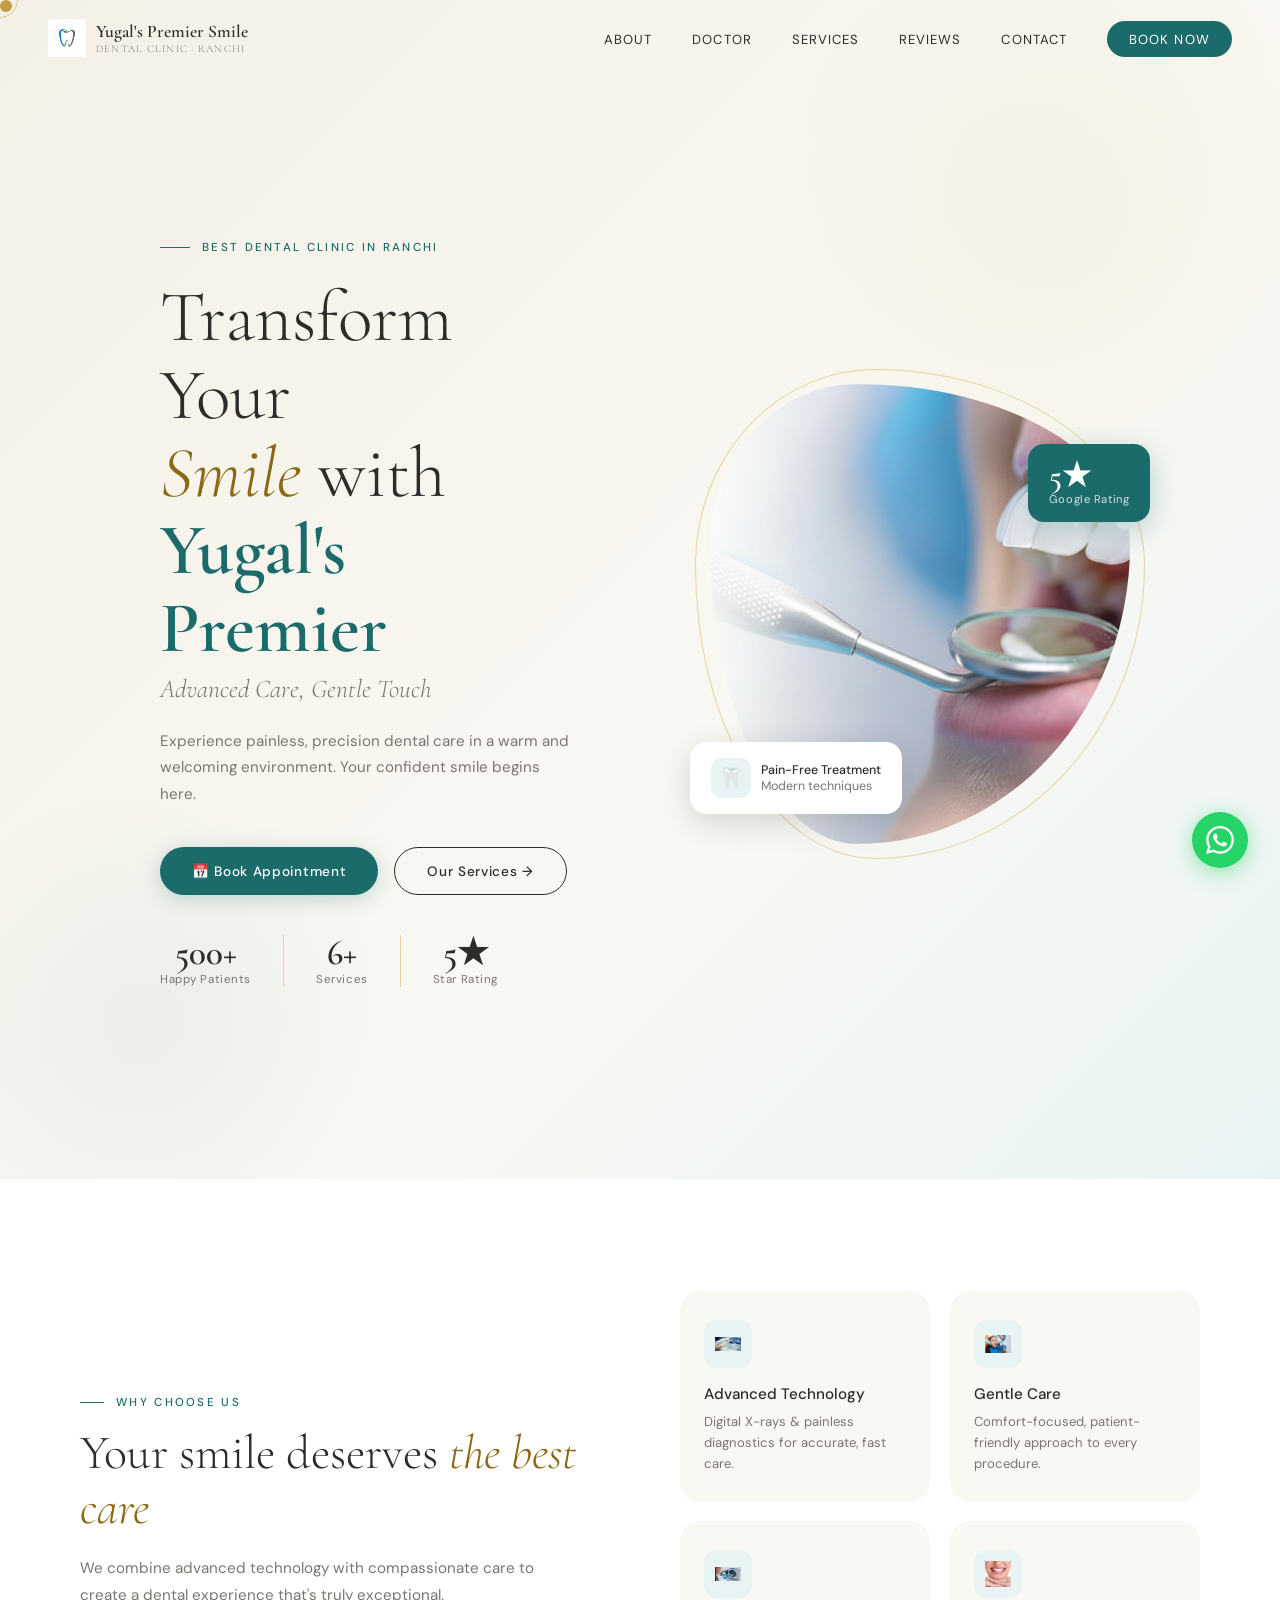
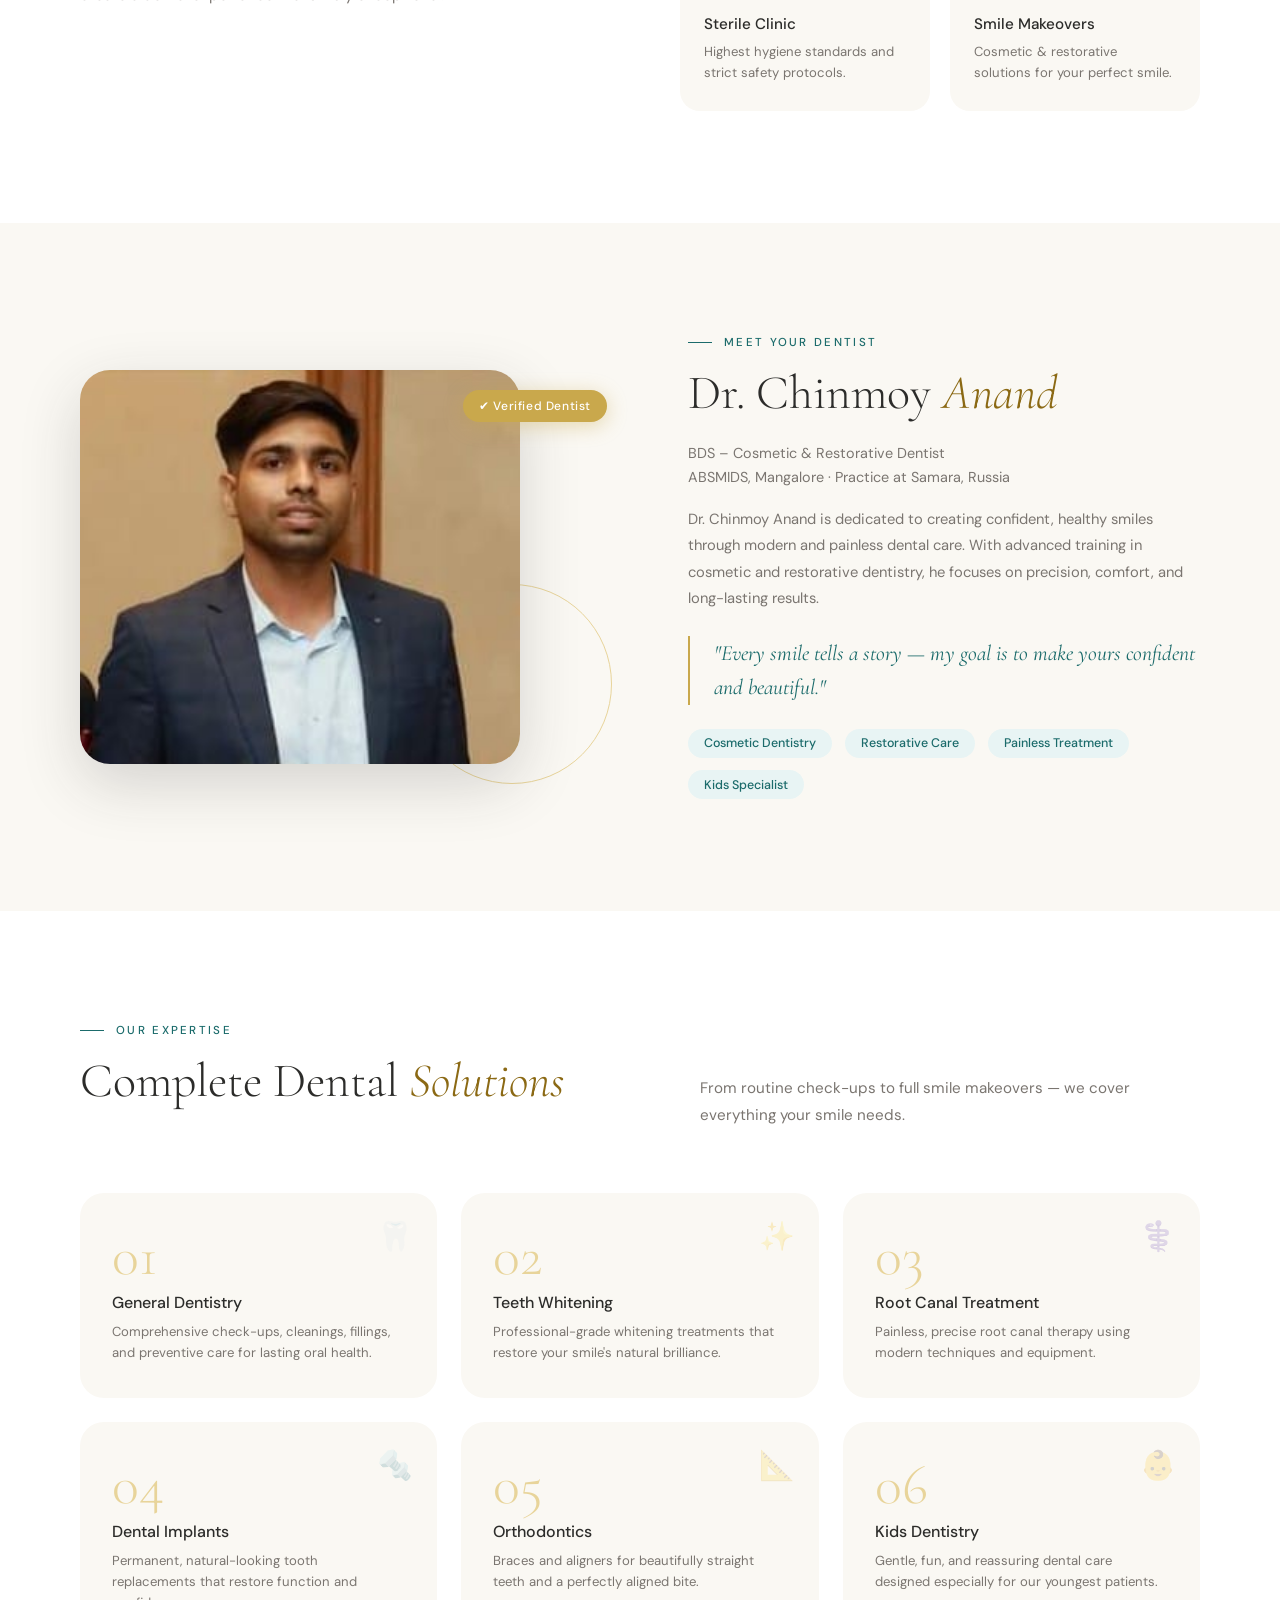
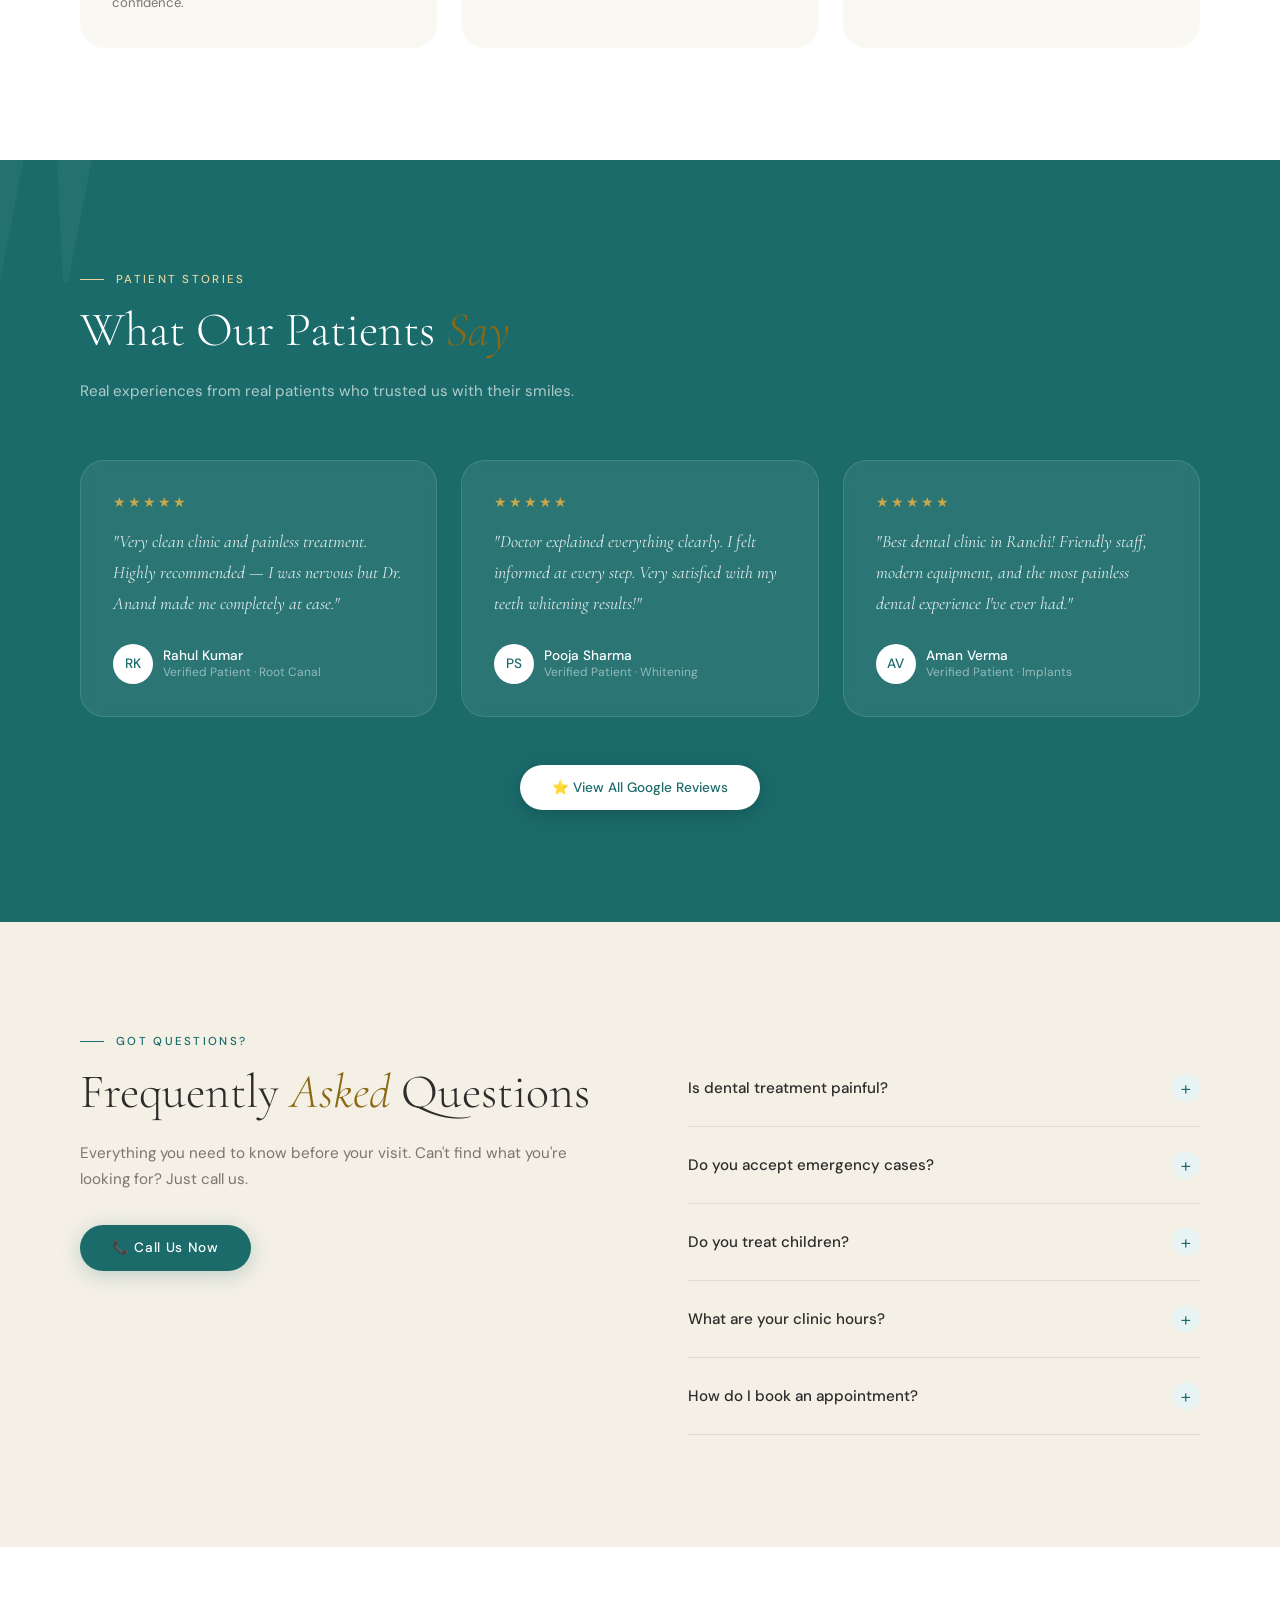
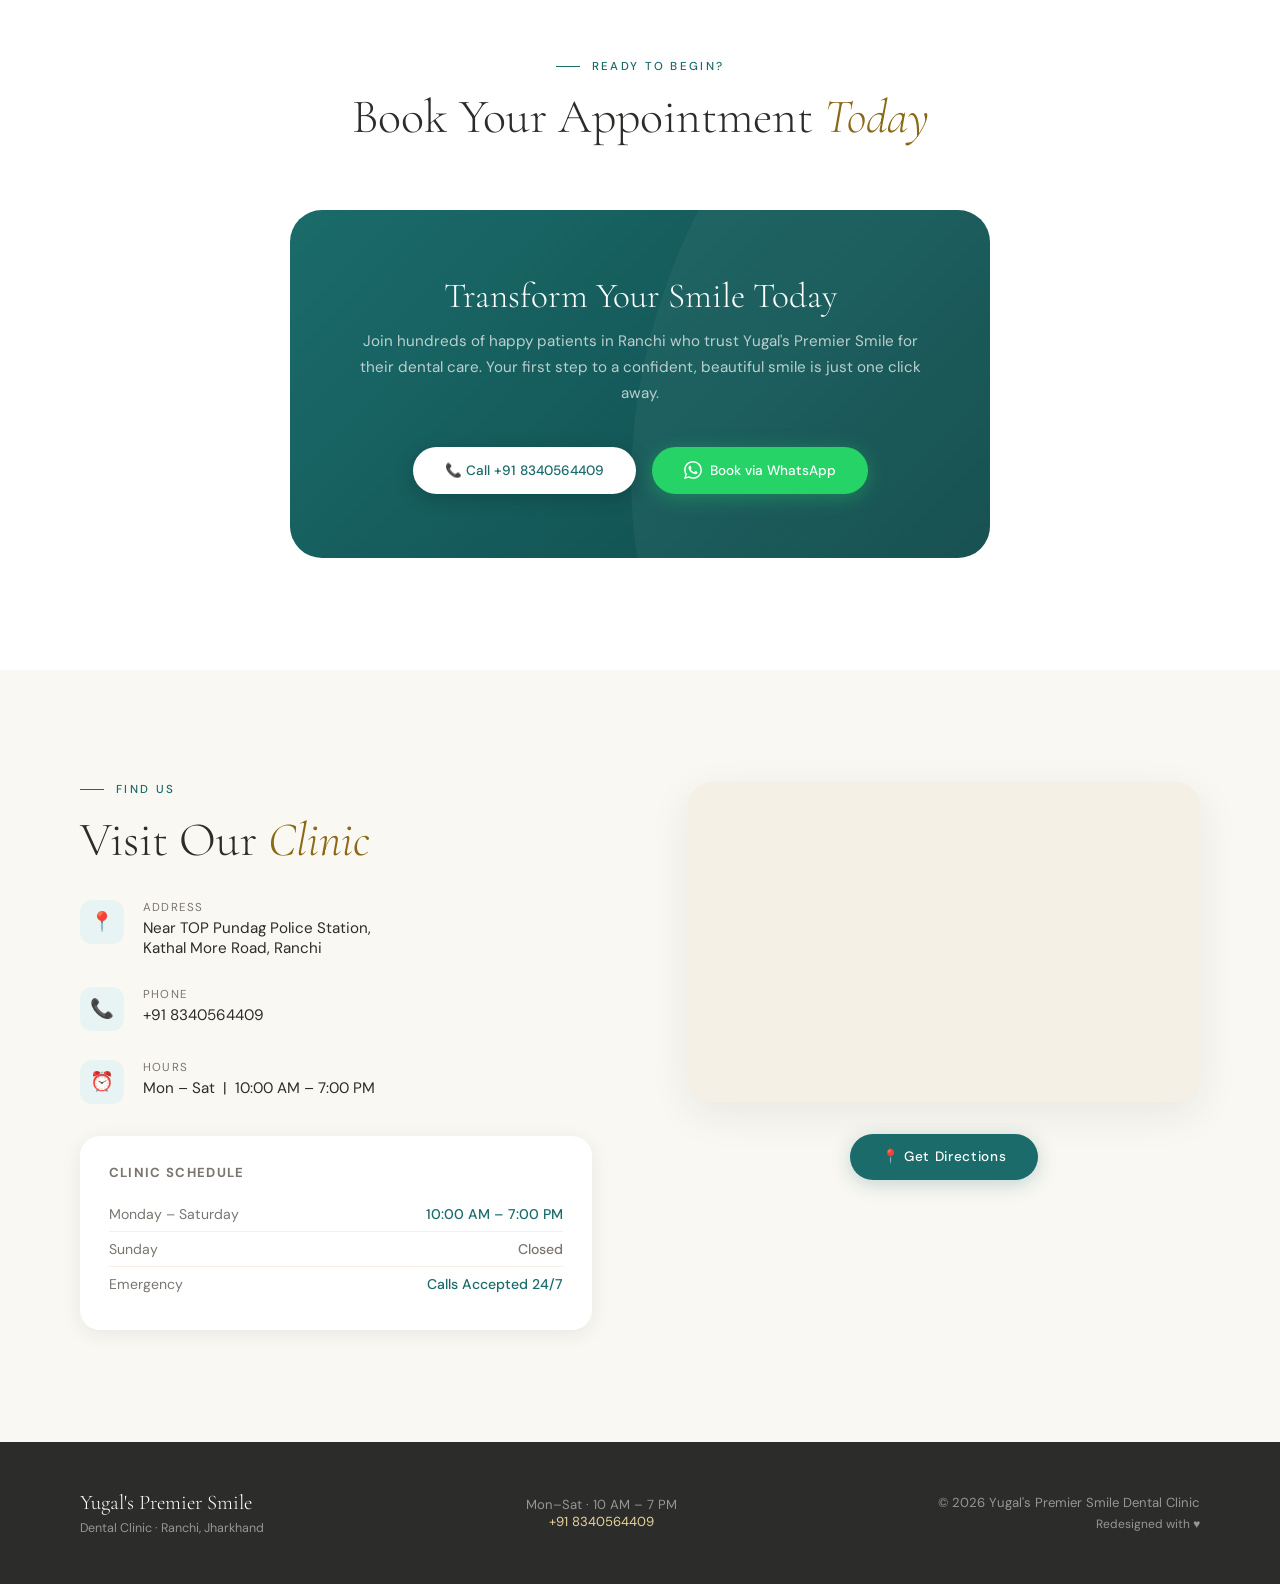
<file: index.html>
<!DOCTYPE html>
<html lang="en">
<head>
<meta charset="UTF-8"/>
<meta name="viewport" content="width=device-width, initial-scale=1.0"/>
<title>Yugal's Premier Smile Dental Clinic | Best Dentist in Ranchi</title>
<link href="https://fonts.googleapis.com/css2?family=Cormorant+Garamond:ital,wght@0,300;0,400;0,600;1,300;1,400&family=DM+Sans:ital,wght@0,300;0,400;0,500;1,300&display=swap" rel="stylesheet"/>
<style>
  :root {
    --cream: #FAF8F3;
    --ivory: #F4F0E6;
    --gold: #C9A84C;
    --gold-light: #E8D49A;
    --gold-dark: #8B6914;
    --teal: #1B6B6B;
    --teal-light: #2D9B9B;
    --teal-pale: #E8F4F4;
    --charcoal: #2C2C2A;
    --warm-gray: #7A7570;
    --white: #FFFFFF;
    --shadow: rgba(44,44,42,0.08);
    --shadow-strong: rgba(44,44,42,0.18);
  }
  *, *::before, *::after { box-sizing: border-box; margin: 0; padding: 0; }
  html { scroll-behavior: smooth; }
  body {
    font-family: 'DM Sans', sans-serif;
    background: var(--cream);
    color: var(--charcoal);
    overflow-x: hidden;
  }

  /* ─── CURSOR ─── */
  .cursor {
    width: 12px; height: 12px;
    background: var(--gold);
    border-radius: 50%;
    position: fixed;
    pointer-events: none;
    z-index: 9999;
    transition: transform 0.15s, width 0.3s, height 0.3s, background 0.3s;
    mix-blend-mode: multiply;
  }
  .cursor-ring {
    width: 36px; height: 36px;
    border: 1.5px solid var(--gold);
    border-radius: 50%;
    position: fixed;
    pointer-events: none;
    z-index: 9998;
    transition: all 0.2s ease;
    opacity: 0.5;
  }

  /* ─── NAV ─── */
  nav {
    position: fixed; top: 0; width: 100%; z-index: 1000;
    padding: 1.2rem 3rem;
    display: flex; align-items: center; justify-content: space-between;
    transition: all 0.4s ease;
  }
  nav.scrolled {
    background: rgba(250,248,243,0.95);
    backdrop-filter: blur(12px);
    box-shadow: 0 1px 30px var(--shadow);
    padding: 0.8rem 3rem;
  }
  .nav-logo {
    display: flex; align-items: center; gap: 10px;
    text-decoration: none;
  }
  .nav-logo img { height: 38px; }
  .nav-logo-text {
    font-family: 'Cormorant Garamond', serif;
    font-size: 1.1rem;
    font-weight: 600;
    color: var(--charcoal);
    line-height: 1.2;
  }
  .nav-logo-text span {
    display: block;
    font-size: 0.65rem;
    font-weight: 300;
    letter-spacing: 0.12em;
    color: var(--warm-gray);
    text-transform: uppercase;
  }
  .nav-links { display: flex; gap: 2.5rem; list-style: none; align-items: center; }
  .nav-links a {
    text-decoration: none;
    font-size: 0.82rem;
    font-weight: 400;
    letter-spacing: 0.08em;
    color: var(--charcoal);
    text-transform: uppercase;
    position: relative;
    transition: color 0.3s;
  }
  .nav-links a::after {
    content: '';
    position: absolute;
    bottom: -3px; left: 0;
    width: 0; height: 1px;
    background: var(--gold);
    transition: width 0.3s ease;
  }
  .nav-links a:hover { color: var(--gold-dark); }
  .nav-links a:hover::after { width: 100%; }
  .nav-cta {
    background: var(--teal) !important;
    color: var(--white) !important;
    padding: 0.6rem 1.4rem;
    border-radius: 100px;
    transition: background 0.3s, transform 0.2s !important;
  }
  .nav-cta:hover { background: var(--teal-light) !important; transform: translateY(-1px); }
  .nav-cta::after { display: none !important; }

  /* ─── HERO ─── */
  .hero {
    min-height: 100vh;
    display: grid;
    grid-template-columns: 1fr 1fr;
    position: relative;
    overflow: hidden;
  }
  .hero-bg {
    position: absolute; inset: 0;
    background: linear-gradient(135deg, var(--ivory) 0%, var(--cream) 60%, var(--teal-pale) 100%);
    z-index: 0;
  }
  .hero-ornament {
    position: absolute;
    right: -80px; top: -80px;
    width: 600px; height: 600px;
    border-radius: 50%;
    background: radial-gradient(circle, rgba(201,168,76,0.08) 0%, transparent 70%);
    z-index: 1;
    animation: float 8s ease-in-out infinite;
  }
  .hero-ornament-2 {
    position: absolute;
    left: -100px; bottom: -100px;
    width: 500px; height: 500px;
    border-radius: 50%;
    background: radial-gradient(circle, rgba(27,107,107,0.06) 0%, transparent 70%);
    z-index: 1;
    animation: float 10s ease-in-out infinite reverse;
  }
  @keyframes float {
    0%, 100% { transform: translateY(0) scale(1); }
    50% { transform: translateY(-20px) scale(1.03); }
  }
  .hero-content {
    grid-column: 1;
    display: flex; flex-direction: column; justify-content: center;
    padding: 8rem 4rem 5rem 5rem;
    position: relative; z-index: 2;
  }
  .hero-eyebrow {
    display: flex; align-items: center; gap: 12px;
    font-size: 0.72rem;
    letter-spacing: 0.2em;
    text-transform: uppercase;
    color: var(--teal);
    font-weight: 500;
    margin-bottom: 1.5rem;
    opacity: 0; animation: fadeUp 0.8s ease 0.2s forwards;
  }
  .hero-eyebrow::before {
    content: '';
    display: block; width: 30px; height: 1px;
    background: var(--teal);
  }
  .hero-title {
    font-family: 'Cormorant Garamond', serif;
    font-size: 4.5rem;
    line-height: 1.08;
    font-weight: 300;
    color: var(--charcoal);
    margin-bottom: 0.3rem;
    opacity: 0; animation: fadeUp 0.8s ease 0.4s forwards;
  }
  .hero-title em {
    font-style: italic;
    color: var(--gold-dark);
  }
  .hero-title strong {
    display: block;
    font-weight: 600;
    color: var(--teal);
  }
  .hero-subtitle {
    font-family: 'Cormorant Garamond', serif;
    font-size: 1.6rem;
    font-weight: 300;
    font-style: italic;
    color: var(--warm-gray);
    margin-bottom: 1.5rem;
    opacity: 0; animation: fadeUp 0.8s ease 0.55s forwards;
  }
  .hero-desc {
    font-size: 0.95rem;
    line-height: 1.75;
    color: var(--warm-gray);
    max-width: 420px;
    margin-bottom: 2.5rem;
    opacity: 0; animation: fadeUp 0.8s ease 0.7s forwards;
  }
  .hero-actions {
    display: flex; gap: 1rem; flex-wrap: wrap;
    opacity: 0; animation: fadeUp 0.8s ease 0.85s forwards;
  }
  .btn-primary {
    display: inline-flex; align-items: center; gap: 8px;
    background: var(--teal);
    color: var(--white);
    padding: 0.9rem 2rem;
    border-radius: 100px;
    text-decoration: none;
    font-size: 0.85rem;
    font-weight: 500;
    letter-spacing: 0.05em;
    transition: all 0.3s ease;
    box-shadow: 0 4px 20px rgba(27,107,107,0.25);
  }
  .btn-primary:hover {
    background: var(--teal-light);
    transform: translateY(-2px);
    box-shadow: 0 8px 30px rgba(27,107,107,0.35);
  }
  .btn-outline {
    display: inline-flex; align-items: center; gap: 8px;
    background: transparent;
    color: var(--charcoal);
    padding: 0.9rem 2rem;
    border-radius: 100px;
    border: 1.5px solid var(--charcoal);
    text-decoration: none;
    font-size: 0.85rem;
    font-weight: 500;
    letter-spacing: 0.05em;
    transition: all 0.3s ease;
  }
  .btn-outline:hover {
    background: var(--charcoal);
    color: var(--white);
    transform: translateY(-2px);
  }
  .hero-image-col {
    grid-column: 2;
    display: flex; align-items: center; justify-content: center;
    position: relative; z-index: 2;
    padding: 6rem 3rem 3rem;
    opacity: 0; animation: fadeIn 1s ease 0.5s forwards;
  }
  .hero-image-frame {
    position: relative;
    width: 420px; max-width: 100%;
  }
  .hero-image-frame::before {
    content: '';
    position: absolute;
    inset: -15px;
    border: 1px solid var(--gold-light);
    border-radius: 40% 60% 60% 40% / 40% 40% 60% 60%;
    animation: morphBorder 8s ease-in-out infinite;
    z-index: -1;
  }
  @keyframes morphBorder {
    0%, 100% { border-radius: 40% 60% 60% 40% / 40% 40% 60% 60%; }
    50% { border-radius: 60% 40% 40% 60% / 60% 60% 40% 40%; }
  }
  .hero-image-frame img {
    width: 100%;
    height: 460px;
    object-fit: cover;
    border-radius: 35% 65% 65% 35% / 35% 35% 65% 65%;
    animation: morphImg 8s ease-in-out infinite;
    display: block;
  }
  @keyframes morphImg {
    0%, 100% { border-radius: 35% 65% 65% 35% / 35% 35% 65% 65%; }
    50% { border-radius: 65% 35% 35% 65% / 65% 65% 35% 35%; }
  }
  .hero-badge {
    position: absolute;
    bottom: 30px; left: -20px;
    background: var(--white);
    border-radius: 16px;
    padding: 1rem 1.3rem;
    box-shadow: 0 8px 30px var(--shadow-strong);
    display: flex; align-items: center; gap: 10px;
    animation: slideInLeft 0.8s ease 1s both;
  }
  .hero-badge-icon {
    width: 40px; height: 40px;
    background: var(--teal-pale);
    border-radius: 10px;
    display: flex; align-items: center; justify-content: center;
    font-size: 1.3rem;
  }
  .hero-badge-text { font-size: 0.78rem; }
  .hero-badge-text strong { display: block; color: var(--charcoal); font-weight: 500; }
  .hero-badge-text span { color: var(--warm-gray); }
  .hero-badge-2 {
    position: absolute;
    top: 60px; right: -20px;
    background: var(--teal);
    border-radius: 16px;
    padding: 1rem 1.3rem;
    box-shadow: 0 8px 30px rgba(27,107,107,0.3);
    color: var(--white);
    animation: slideInRight 0.8s ease 1.2s both;
  }
  .hero-badge-2 .num {
    font-family: 'Cormorant Garamond', serif;
    font-size: 2rem; font-weight: 600; line-height: 1;
  }
  .hero-badge-2 .lbl {
    font-size: 0.7rem; opacity: 0.8; letter-spacing: 0.05em;
  }
  .hero-stats {
    display: flex; gap: 2rem;
    margin-top: 2.5rem;
    opacity: 0; animation: fadeUp 0.8s ease 1s forwards;
  }
  .stat-item { text-align: center; }
  .stat-num {
    font-family: 'Cormorant Garamond', serif;
    font-size: 2.2rem; font-weight: 600;
    color: var(--charcoal); line-height: 1;
  }
  .stat-label {
    font-size: 0.72rem; color: var(--warm-gray);
    letter-spacing: 0.05em; margin-top: 2px;
  }
  .stat-divider { width: 1px; background: var(--gold-light); }

  /* ─── ANIMATIONS ─── */
  @keyframes fadeUp {
    from { opacity: 0; transform: translateY(24px); }
    to { opacity: 1; transform: translateY(0); }
  }
  @keyframes fadeIn {
    from { opacity: 0; }
    to { opacity: 1; }
  }
  @keyframes slideInLeft {
    from { opacity: 0; transform: translateX(-30px); }
    to { opacity: 1; transform: translateX(0); }
  }
  @keyframes slideInRight {
    from { opacity: 0; transform: translateX(30px); }
    to { opacity: 1; transform: translateX(0); }
  }
  .reveal {
    opacity: 0;
    transform: translateY(32px);
    transition: opacity 0.7s ease, transform 0.7s ease;
  }
  .reveal.visible {
    opacity: 1;
    transform: translateY(0);
  }
  .reveal-delay-1 { transition-delay: 0.1s; }
  .reveal-delay-2 { transition-delay: 0.2s; }
  .reveal-delay-3 { transition-delay: 0.3s; }
  .reveal-delay-4 { transition-delay: 0.4s; }

  /* ─── SECTION COMMONS ─── */
  section { padding: 7rem 5rem; }
  .section-eyebrow {
    display: flex; align-items: center; gap: 12px;
    font-size: 0.72rem;
    letter-spacing: 0.2em;
    text-transform: uppercase;
    color: var(--teal);
    font-weight: 500;
    margin-bottom: 1rem;
  }
  .section-eyebrow::before {
    content: '';
    display: block; width: 24px; height: 1px;
    background: var(--teal);
  }
  .section-title {
    font-family: 'Cormorant Garamond', serif;
    font-size: 3rem;
    font-weight: 300;
    color: var(--charcoal);
    line-height: 1.15;
    margin-bottom: 1.2rem;
  }
  .section-title em { font-style: italic; color: var(--gold-dark); }
  .section-desc {
    font-size: 0.95rem;
    color: var(--warm-gray);
    line-height: 1.75;
    max-width: 500px;
  }

  /* ─── WHY CHOOSE US ─── */
  .why-us {
    background: var(--white);
    display: grid;
    grid-template-columns: 1fr 1fr;
    gap: 5rem;
    align-items: center;
  }
  .why-cards {
    display: grid;
    grid-template-columns: 1fr 1fr;
    gap: 1.2rem;
  }
  .why-card {
    background: var(--cream);
    border-radius: 20px;
    padding: 1.8rem 1.5rem;
    transition: all 0.3s ease;
    cursor: default;
    position: relative;
    overflow: hidden;
  }
  .why-card::before {
    content: '';
    position: absolute;
    inset: 0;
    background: linear-gradient(135deg, var(--teal) 0%, var(--teal-light) 100%);
    opacity: 0;
    transition: opacity 0.3s ease;
    border-radius: inherit;
  }
  .why-card:hover { transform: translateY(-4px); box-shadow: 0 12px 40px var(--shadow); }
  .why-card:hover::before { opacity: 1; }
  .why-card:hover .why-icon-wrap { background: rgba(255,255,255,0.15); }
  .why-card:hover .why-card-title { color: var(--white); }
  .why-card:hover .why-card-desc { color: rgba(255,255,255,0.8); }
  .why-card:hover img { filter: brightness(0) invert(1); }
  .why-icon-wrap {
    width: 48px; height: 48px;
    background: var(--teal-pale);
    border-radius: 12px;
    display: flex; align-items: center; justify-content: center;
    margin-bottom: 1rem;
    position: relative; z-index: 1;
    transition: background 0.3s;
  }
  .why-icon-wrap img { width: 26px; height: 26px; object-fit: contain; }
  .why-card-title {
    font-weight: 500;
    font-size: 0.95rem;
    color: var(--charcoal);
    margin-bottom: 0.4rem;
    position: relative; z-index: 1;
    transition: color 0.3s;
  }
  .why-card-desc {
    font-size: 0.82rem;
    color: var(--warm-gray);
    line-height: 1.6;
    position: relative; z-index: 1;
    transition: color 0.3s;
  }

  /* ─── DOCTOR ─── */
  .doctor-section {
    background: var(--cream);
    display: grid;
    grid-template-columns: 1fr 1fr;
    gap: 6rem;
    align-items: center;
  }
  .doctor-img-wrap {
    position: relative;
  }
  .doctor-img-wrap img {
    width: 100%;
    max-width: 440px;
    border-radius: 30px;
    display: block;
    box-shadow: 0 20px 60px var(--shadow-strong);
    transition: transform 0.4s ease;
  }
  .doctor-img-wrap:hover img { transform: scale(1.02); }
  .doctor-accent {
    position: absolute;
    bottom: -20px; right: -20px;
    width: 200px; height: 200px;
    border-radius: 50%;
    border: 1px solid var(--gold-light);
    z-index: -1;
    animation: spin 20s linear infinite;
  }
  @keyframes spin {
    from { transform: rotate(0deg); }
    to { transform: rotate(360deg); }
  }
  .doctor-verified {
    position: absolute;
    top: 20px; right: -15px;
    background: var(--gold);
    color: var(--white);
    border-radius: 100px;
    padding: 0.5rem 1rem;
    font-size: 0.75rem;
    font-weight: 500;
    letter-spacing: 0.05em;
    box-shadow: 0 4px 20px rgba(201,168,76,0.4);
    animation: pulse 2s ease-in-out infinite;
  }
  @keyframes pulse {
    0%, 100% { box-shadow: 0 4px 20px rgba(201,168,76,0.4); }
    50% { box-shadow: 0 4px 30px rgba(201,168,76,0.7); }
  }
  .doctor-quote {
    font-family: 'Cormorant Garamond', serif;
    font-size: 1.35rem;
    font-style: italic;
    color: var(--teal);
    line-height: 1.6;
    margin: 1.5rem 0;
    padding-left: 1.5rem;
    border-left: 2px solid var(--gold);
  }
  .doctor-credentials {
    display: flex; gap: 0.8rem; flex-wrap: wrap;
    margin-top: 1.5rem;
  }
  .credential-tag {
    background: var(--teal-pale);
    color: var(--teal);
    border-radius: 100px;
    padding: 0.4rem 1rem;
    font-size: 0.78rem;
    font-weight: 500;
  }

  /* ─── SERVICES ─── */
  .services-section {
    background: var(--white);
  }
  .services-header {
    display: flex; justify-content: space-between; align-items: flex-end;
    margin-bottom: 4rem;
  }
  .services-grid {
    display: grid;
    grid-template-columns: repeat(3, 1fr);
    gap: 1.5rem;
  }
  .service-card {
    background: var(--cream);
    border-radius: 24px;
    padding: 2.2rem 2rem;
    position: relative;
    overflow: hidden;
    transition: all 0.4s ease;
    cursor: default;
  }
  .service-card::after {
    content: '';
    position: absolute;
    bottom: 0; left: 0; right: 0;
    height: 3px;
    background: linear-gradient(90deg, var(--teal), var(--gold));
    transform: scaleX(0);
    transition: transform 0.4s ease;
    transform-origin: left;
  }
  .service-card:hover { transform: translateY(-6px); box-shadow: 0 16px 50px var(--shadow); }
  .service-card:hover::after { transform: scaleX(1); }
  .service-number {
    font-family: 'Cormorant Garamond', serif;
    font-size: 3.5rem;
    font-weight: 300;
    color: var(--gold-light);
    line-height: 1;
    margin-bottom: 0.5rem;
    display: block;
    transition: color 0.3s;
  }
  .service-card:hover .service-number { color: var(--gold); }
  .service-name {
    font-size: 1rem;
    font-weight: 500;
    color: var(--charcoal);
    margin-bottom: 0.5rem;
  }
  .service-desc {
    font-size: 0.82rem;
    color: var(--warm-gray);
    line-height: 1.6;
  }
  .service-icon {
    position: absolute;
    top: 1.5rem; right: 1.5rem;
    font-size: 1.8rem;
    opacity: 0.2;
    transition: opacity 0.3s, transform 0.3s;
  }
  .service-card:hover .service-icon { opacity: 0.6; transform: rotate(-10deg) scale(1.2); }

  /* ─── TESTIMONIALS ─── */
  .testimonials-section {
    background: var(--teal);
    position: relative;
    overflow: hidden;
  }
  .testimonials-section::before {
    content: '"';
    font-family: 'Cormorant Garamond', serif;
    font-size: 30rem;
    position: absolute;
    top: -6rem; left: -2rem;
    color: rgba(255,255,255,0.04);
    line-height: 1;
    pointer-events: none;
  }
  .testimonials-section .section-eyebrow { color: var(--gold-light); }
  .testimonials-section .section-eyebrow::before { background: var(--gold-light); }
  .testimonials-section .section-title { color: var(--white); }
  .testimonials-section .section-desc { color: rgba(255,255,255,0.65); }
  .testimonials-grid {
    display: grid;
    grid-template-columns: repeat(3, 1fr);
    gap: 1.5rem;
    margin-top: 3.5rem;
  }
  .testimonial-card {
    background: rgba(255,255,255,0.07);
    border: 1px solid rgba(255,255,255,0.12);
    border-radius: 24px;
    padding: 2rem;
    backdrop-filter: blur(10px);
    transition: all 0.3s ease;
  }
  .testimonial-card:hover {
    background: rgba(255,255,255,0.12);
    transform: translateY(-4px);
  }
  .stars { color: var(--gold); letter-spacing: 2px; font-size: 0.9rem; margin-bottom: 1rem; }
  .testimonial-text {
    font-size: 0.95rem;
    color: rgba(255,255,255,0.85);
    line-height: 1.75;
    font-style: italic;
    font-family: 'Cormorant Garamond', serif;
    font-size: 1.1rem;
    margin-bottom: 1.5rem;
  }
  .testimonial-author { display: flex; align-items: center; gap: 10px; }
  .author-avatar {
    width: 40px; height: 40px;
    border-radius: 50%;
    display: flex; align-items: center; justify-content: center;
    font-size: 0.85rem;
    font-weight: 500;
    color: var(--teal);
    background: var(--white);
  }
  .author-name { font-size: 0.85rem; font-weight: 500; color: var(--white); }
  .author-tag { font-size: 0.75rem; color: rgba(255,255,255,0.5); }

  /* ─── FAQ ─── */
  .faq-section {
    background: var(--ivory);
    display: grid;
    grid-template-columns: 1fr 1fr;
    gap: 6rem;
    align-items: start;
  }
  .faq-list { margin-top: 1rem; }
  .faq-item {
    border-bottom: 1px solid rgba(44,44,42,0.1);
    padding: 1.5rem 0;
    cursor: pointer;
  }
  .faq-question {
    display: flex; justify-content: space-between; align-items: center;
    font-size: 0.95rem;
    font-weight: 500;
    color: var(--charcoal);
    gap: 1rem;
  }
  .faq-toggle {
    width: 28px; height: 28px;
    border-radius: 50%;
    background: var(--teal-pale);
    color: var(--teal);
    display: flex; align-items: center; justify-content: center;
    font-size: 1.2rem;
    flex-shrink: 0;
    transition: all 0.3s ease;
    font-weight: 300;
  }
  .faq-item.open .faq-toggle {
    background: var(--teal);
    color: var(--white);
    transform: rotate(45deg);
  }
  .faq-answer {
    font-size: 0.88rem;
    color: var(--warm-gray);
    line-height: 1.75;
    max-height: 0;
    overflow: hidden;
    transition: max-height 0.4s ease, padding 0.3s ease;
  }
  .faq-item.open .faq-answer {
    max-height: 200px;
    padding-top: 0.8rem;
  }

  /* ─── APPOINTMENT ─── */
  .appointment-section {
    background: var(--white);
    text-align: center;
  }
  .appointment-inner {
    max-width: 700px;
    margin: 0 auto;
  }
  .appointment-card {
    background: linear-gradient(135deg, var(--teal) 0%, #0F4A4A 100%);
    border-radius: 32px;
    padding: 4rem;
    position: relative;
    overflow: hidden;
    margin-top: 4rem;
  }
  .appointment-card::before {
    content: '';
    position: absolute;
    top: -50%; right: -10%;
    width: 60%;
    height: 200%;
    background: rgba(255,255,255,0.04);
    border-radius: 50%;
    transform: skewX(-10deg);
  }
  .appointment-card h3 {
    font-family: 'Cormorant Garamond', serif;
    font-size: 2.2rem;
    font-weight: 300;
    color: var(--white);
    margin-bottom: 0.8rem;
    position: relative;
  }
  .appointment-card p {
    color: rgba(255,255,255,0.7);
    margin-bottom: 2.5rem;
    font-size: 0.95rem;
    line-height: 1.7;
    position: relative;
  }
  .appt-actions {
    display: flex; gap: 1rem; justify-content: center; flex-wrap: wrap;
    position: relative;
  }
  .btn-white {
    display: inline-flex; align-items: center; gap: 8px;
    background: var(--white);
    color: var(--teal);
    padding: 0.9rem 2rem;
    border-radius: 100px;
    text-decoration: none;
    font-size: 0.85rem;
    font-weight: 500;
    transition: all 0.3s ease;
    box-shadow: 0 4px 20px rgba(0,0,0,0.2);
  }
  .btn-white:hover { transform: translateY(-2px); box-shadow: 0 8px 30px rgba(0,0,0,0.3); }
  .btn-whatsapp {
    display: inline-flex; align-items: center; gap: 8px;
    background: #25D366;
    color: var(--white);
    padding: 0.9rem 2rem;
    border-radius: 100px;
    text-decoration: none;
    font-size: 0.85rem;
    font-weight: 500;
    transition: all 0.3s ease;
    box-shadow: 0 4px 20px rgba(37,211,102,0.35);
  }
  .btn-whatsapp:hover { transform: translateY(-2px); box-shadow: 0 8px 30px rgba(37,211,102,0.5); }

  /* ─── CONTACT ─── */
  .contact-section {
    background: var(--cream);
    display: grid;
    grid-template-columns: 1fr 1fr;
    gap: 6rem;
    align-items: start;
  }
  .contact-items { margin-top: 2rem; }
  .contact-item {
    display: flex; gap: 1.2rem;
    align-items: flex-start;
    margin-bottom: 1.8rem;
  }
  .contact-icon {
    width: 44px; height: 44px;
    background: var(--teal-pale);
    border-radius: 12px;
    display: flex; align-items: center; justify-content: center;
    font-size: 1.2rem;
    flex-shrink: 0;
    transition: all 0.3s;
  }
  .contact-item:hover .contact-icon {
    background: var(--teal);
    transform: scale(1.05);
  }
  .contact-label {
    font-size: 0.72rem;
    text-transform: uppercase;
    letter-spacing: 0.1em;
    color: var(--warm-gray);
    margin-bottom: 0.2rem;
  }
  .contact-value {
    font-size: 0.95rem;
    color: var(--charcoal);
    font-weight: 400;
  }
  .contact-value a {
    color: inherit;
    text-decoration: none;
    transition: color 0.2s;
  }
  .contact-value a:hover { color: var(--teal); }
  .map-embed {
    border-radius: 24px;
    overflow: hidden;
    box-shadow: 0 12px 40px var(--shadow);
    height: 320px;
    background: var(--ivory);
    display: flex; align-items: center; justify-content: center;
  }
  .map-embed iframe {
    width: 100%; height: 100%; border: 0; display: block;
  }
  .timing-card {
    background: var(--white);
    border-radius: 20px;
    padding: 1.8rem;
    box-shadow: 0 4px 20px var(--shadow);
    margin-top: 2rem;
  }
  .timing-card h4 {
    font-size: 0.82rem;
    text-transform: uppercase;
    letter-spacing: 0.1em;
    color: var(--warm-gray);
    margin-bottom: 1rem;
  }
  .timing-row {
    display: flex; justify-content: space-between;
    padding: 0.5rem 0;
    border-bottom: 1px solid var(--ivory);
    font-size: 0.88rem;
  }
  .timing-row:last-child { border-bottom: none; }
  .timing-day { color: var(--warm-gray); }
  .timing-time { font-weight: 500; color: var(--teal); }

  /* ─── FOOTER ─── */
  footer {
    background: var(--charcoal);
    color: rgba(255,255,255,0.5);
    padding: 3rem 5rem;
    display: flex;
    justify-content: space-between;
    align-items: center;
    flex-wrap: wrap;
    gap: 1rem;
  }
  footer .logo-text {
    font-family: 'Cormorant Garamond', serif;
    font-size: 1.3rem;
    color: var(--white);
    font-weight: 300;
  }
  footer p { font-size: 0.82rem; }

  /* ─── WHATSAPP FLOAT ─── */
  .wa-float {
    position: fixed;
    bottom: 2rem; right: 2rem;
    z-index: 500;
    width: 56px; height: 56px;
    background: #25D366;
    border-radius: 50%;
    display: flex; align-items: center; justify-content: center;
    text-decoration: none;
    box-shadow: 0 4px 20px rgba(37,211,102,0.5);
    animation: floatBounce 3s ease-in-out infinite;
    transition: transform 0.2s;
  }
  .wa-float:hover { transform: scale(1.1); }
  @keyframes floatBounce {
    0%, 100% { transform: translateY(0); }
    50% { transform: translateY(-8px); }
  }
  .wa-float svg { width: 28px; height: 28px; fill: white; }

  /* ─── SCROLL PROGRESS BAR ─── */
  #progress-bar {
    position: fixed;
    top: 0; left: 0;
    height: 3px;
    background: linear-gradient(90deg, var(--teal), var(--gold));
    width: 0%;
    z-index: 9999;
    transition: width 0.1s linear;
  }

  /* ─── RESPONSIVE ─── */
  @media (max-width: 900px) {
    section { padding: 5rem 2rem; }
    nav { padding: 1rem 1.5rem; }
    nav.scrolled { padding: 0.7rem 1.5rem; }
    .nav-links { display: none; }
    .hero { grid-template-columns: 1fr; }
    .hero-content { padding: 7rem 2rem 3rem; }
    .hero-title { font-size: 3rem; }
    .hero-image-col { display: none; }
    .why-us, .doctor-section, .faq-section, .contact-section {
      grid-template-columns: 1fr;
      gap: 3rem;
    }
    .services-grid { grid-template-columns: 1fr; }
    .testimonials-grid { grid-template-columns: 1fr; }
    .services-header { flex-direction: column; gap: 1rem; align-items: flex-start; }
    footer { padding: 2rem; flex-direction: column; text-align: center; }
  }
</style>
</head>
<body>

<!-- Scroll Progress Bar -->
<div id="progress-bar"></div>

<!-- Custom Cursor -->
<div class="cursor" id="cursor"></div>
<div class="cursor-ring" id="cursor-ring"></div>

<!-- WhatsApp Float -->
<a class="wa-float" href="https://wa.me/918340564409?text=Hello%20I%20want%20to%20book%20a%20dental%20appointment" target="_blank" aria-label="Chat on WhatsApp">
  <svg viewBox="0 0 24 24" xmlns="http://www.w3.org/2000/svg">
    <path d="M17.472 14.382c-.297-.149-1.758-.867-2.03-.967-.273-.099-.471-.148-.67.15-.197.297-.767.966-.94 1.164-.173.199-.347.223-.644.075-.297-.15-1.255-.463-2.39-1.475-.883-.788-1.48-1.761-1.653-2.059-.173-.297-.018-.458.13-.606.134-.133.298-.347.446-.52.149-.174.198-.298.298-.497.099-.198.05-.371-.025-.52-.075-.149-.669-1.612-.916-2.207-.242-.579-.487-.5-.669-.51-.173-.008-.371-.01-.57-.01-.198 0-.52.074-.792.372-.272.297-1.04 1.016-1.04 2.479 0 1.462 1.065 2.875 1.213 3.074.149.198 2.096 3.2 5.077 4.487.709.306 1.262.489 1.694.625.712.227 1.36.195 1.871.118.571-.085 1.758-.719 2.006-1.413.248-.694.248-1.289.173-1.413-.074-.124-.272-.198-.57-.347m-5.421 7.403h-.004a9.87 9.87 0 01-5.031-1.378l-.361-.214-3.741.982.998-3.648-.235-.374a9.86 9.86 0 01-1.51-5.26c.001-5.45 4.436-9.884 9.888-9.884 2.64 0 5.122 1.03 6.988 2.898a9.825 9.825 0 012.893 6.994c-.003 5.45-4.437 9.884-9.885 9.884m8.413-18.297A11.815 11.815 0 0012.05 0C5.495 0 .16 5.335.157 11.892c0 2.096.547 4.142 1.588 5.945L.057 24l6.305-1.654a11.882 11.882 0 005.683 1.448h.005c6.554 0 11.89-5.335 11.893-11.893a11.821 11.821 0 00-3.48-8.413z"/>
  </svg>
</a>

<!-- Navigation -->
<nav id="navbar">
  <a href="#" class="nav-logo">
    <img src="https://harshkishore50-dotcom.github.io/yugals-premier-smile/Picture/logo.png" alt="Yugal's Premier Smile" onerror="this.style.display='none'"/>
    <div class="nav-logo-text">
      Yugal's Premier Smile
      <span>Dental Clinic · Ranchi</span>
    </div>
  </a>
  <ul class="nav-links">
    <li><a href="#why-us">About</a></li>
    <li><a href="#doctor">Doctor</a></li>
    <li><a href="#services">Services</a></li>
    <li><a href="#testimonials">Reviews</a></li>
    <li><a href="#contact">Contact</a></li>
    <li><a href="https://wa.me/918340564409?text=Hello%20I%20want%20to%20book%20a%20dental%20appointment" class="nav-cta" target="_blank">Book Now</a></li>
  </ul>
</nav>

<!-- Hero -->
<section class="hero">
  <div class="hero-bg"></div>
  <div class="hero-ornament"></div>
  <div class="hero-ornament-2"></div>
  <div class="hero-content">
    <div class="hero-eyebrow">Best Dental Clinic in Ranchi</div>
    <h1 class="hero-title">
      Transform Your<br>
      <em>Smile</em> with<br>
      <strong>Yugal's Premier</strong>
    </h1>
    <p class="hero-subtitle">Advanced Care, Gentle Touch</p>
    <p class="hero-desc">Experience painless, precision dental care in a warm and welcoming environment. Your confident smile begins here.</p>
    <div class="hero-actions">
      <a href="https://wa.me/918340564409?text=Hello%20I%20want%20to%20book%20a%20dental%20appointment" class="btn-primary" target="_blank">
        📅 Book Appointment
      </a>
      <a href="#services" class="btn-outline">
        Our Services →
      </a>
    </div>
    <div class="hero-stats">
      <div class="stat-item">
        <div class="stat-num" data-count="500">0</div>
        <div class="stat-label">Happy Patients</div>
      </div>
      <div class="stat-divider"></div>
      <div class="stat-item">
        <div class="stat-num" data-count="6">0</div>
        <div class="stat-label">Services</div>
      </div>
      <div class="stat-divider"></div>
      <div class="stat-item">
        <div class="stat-num" data-count="5">0</div>
        <div class="stat-label">Star Rating</div>
      </div>
    </div>
  </div>
  <div class="hero-image-col">
    <div class="hero-image-frame">
      <img src="https://harshkishore50-dotcom.github.io/yugals-premier-smile/Picture/clinic-hero.jpg" alt="Dr. Chinmoy Anand" onerror="this.src='https://images.unsplash.com/photo-1609840114035-3c981b782dfe?w=500&q=80'"/>
      <div class="hero-badge">
        <div class="hero-badge-icon">🦷</div>
        <div class="hero-badge-text">
          <strong>Pain-Free Treatment</strong>
          <span>Modern techniques</span>
        </div>
      </div>
      <div class="hero-badge-2">
        <div class="num">5★</div>
        <div class="lbl">Google Rating</div>
      </div>
    </div>
  </div>
</section>

<!-- Why Choose Us -->
<section class="why-us" id="why-us">
  <div>
    <div class="section-eyebrow reveal">Why Choose Us</div>
    <h2 class="section-title reveal reveal-delay-1">Your smile deserves <em>the best care</em></h2>
    <p class="section-desc reveal reveal-delay-2">We combine advanced technology with compassionate care to create a dental experience that's truly exceptional.</p>
  </div>
  <div class="why-cards">
    <div class="why-card reveal">
      <div class="why-icon-wrap">
        <img src="https://harshkishore50-dotcom.github.io/yugals-premier-smile/Picture/icon-tech.png" alt="" onerror="this.parentElement.innerHTML='🔬'"/>
      </div>
      <div class="why-card-title">Advanced Technology</div>
      <div class="why-card-desc">Digital X-rays & painless diagnostics for accurate, fast care.</div>
    </div>
    <div class="why-card reveal reveal-delay-1">
      <div class="why-icon-wrap">
        <img src="https://harshkishore50-dotcom.github.io/yugals-premier-smile/Picture/icon-care.png" alt="" onerror="this.parentElement.innerHTML='💙'"/>
      </div>
      <div class="why-card-title">Gentle Care</div>
      <div class="why-card-desc">Comfort-focused, patient-friendly approach to every procedure.</div>
    </div>
    <div class="why-card reveal reveal-delay-2">
      <div class="why-icon-wrap">
        <img src="https://harshkishore50-dotcom.github.io/yugals-premier-smile/Picture/icon-sterile.png" alt="" onerror="this.parentElement.innerHTML='🏥'"/>
      </div>
      <div class="why-card-title">Sterile Clinic</div>
      <div class="why-card-desc">Highest hygiene standards and strict safety protocols.</div>
    </div>
    <div class="why-card reveal reveal-delay-3">
      <div class="why-icon-wrap">
        <img src="https://harshkishore50-dotcom.github.io/yugals-premier-smile/Picture/icon-smile.png" alt="" onerror="this.parentElement.innerHTML='😁'"/>
      </div>
      <div class="why-card-title">Smile Makeovers</div>
      <div class="why-card-desc">Cosmetic & restorative solutions for your perfect smile.</div>
    </div>
  </div>
</section>

<!-- Doctor -->
<section class="doctor-section" id="doctor">
  <div class="doctor-img-wrap reveal">
    <img src="https://harshkishore50-dotcom.github.io/yugals-premier-smile/Picture/doctor.jpg" alt="Dr. Chinmoy Anand" onerror="this.src='https://images.unsplash.com/photo-1612349317150-e413f6a5b16d?w=500&q=80'"/>
    <div class="doctor-accent"></div>
    <div class="doctor-verified">✔ Verified Dentist</div>
  </div>
  <div>
    <div class="section-eyebrow reveal">Meet Your Dentist</div>
    <h2 class="section-title reveal reveal-delay-1">Dr. Chinmoy <em>Anand</em></h2>
    <p class="reveal reveal-delay-2" style="color: var(--warm-gray); font-size: 0.9rem; line-height: 1.7;">
      BDS – Cosmetic & Restorative Dentist<br>
      ABSMIDS, Mangalore · Practice at Samara, Russia
    </p>
    <p class="reveal reveal-delay-2" style="margin-top: 1rem; font-size: 0.92rem; color: var(--warm-gray); line-height: 1.8;">
      Dr. Chinmoy Anand is dedicated to creating confident, healthy smiles through modern and painless dental care. With advanced training in cosmetic and restorative dentistry, he focuses on precision, comfort, and long-lasting results.
    </p>
    <blockquote class="doctor-quote reveal reveal-delay-3">
      "Every smile tells a story — my goal is to make yours confident and beautiful."
    </blockquote>
    <div class="doctor-credentials reveal reveal-delay-4">
      <span class="credential-tag">Cosmetic Dentistry</span>
      <span class="credential-tag">Restorative Care</span>
      <span class="credential-tag">Painless Treatment</span>
      <span class="credential-tag">Kids Specialist</span>
    </div>
  </div>
</section>

<!-- Services -->
<section class="services-section" id="services">
  <div class="services-header">
    <div>
      <div class="section-eyebrow reveal">Our Expertise</div>
      <h2 class="section-title reveal reveal-delay-1">Complete Dental <em>Solutions</em></h2>
    </div>
    <p class="section-desc reveal reveal-delay-2">From routine check-ups to full smile makeovers — we cover everything your smile needs.</p>
  </div>
  <div class="services-grid">
    <div class="service-card reveal">
      <span class="service-number">01</span>
      <div class="service-name">General Dentistry</div>
      <div class="service-desc">Comprehensive check-ups, cleanings, fillings, and preventive care for lasting oral health.</div>
      <span class="service-icon">🦷</span>
    </div>
    <div class="service-card reveal reveal-delay-1">
      <span class="service-number">02</span>
      <div class="service-name">Teeth Whitening</div>
      <div class="service-desc">Professional-grade whitening treatments that restore your smile's natural brilliance.</div>
      <span class="service-icon">✨</span>
    </div>
    <div class="service-card reveal reveal-delay-2">
      <span class="service-number">03</span>
      <div class="service-name">Root Canal Treatment</div>
      <div class="service-desc">Painless, precise root canal therapy using modern techniques and equipment.</div>
      <span class="service-icon">⚕️</span>
    </div>
    <div class="service-card reveal reveal-delay-1">
      <span class="service-number">04</span>
      <div class="service-name">Dental Implants</div>
      <div class="service-desc">Permanent, natural-looking tooth replacements that restore function and confidence.</div>
      <span class="service-icon">🔩</span>
    </div>
    <div class="service-card reveal reveal-delay-2">
      <span class="service-number">05</span>
      <div class="service-name">Orthodontics</div>
      <div class="service-desc">Braces and aligners for beautifully straight teeth and a perfectly aligned bite.</div>
      <span class="service-icon">📐</span>
    </div>
    <div class="service-card reveal reveal-delay-3">
      <span class="service-number">06</span>
      <div class="service-name">Kids Dentistry</div>
      <div class="service-desc">Gentle, fun, and reassuring dental care designed especially for our youngest patients.</div>
      <span class="service-icon">👶</span>
    </div>
  </div>
</section>

<!-- Testimonials -->
<section class="testimonials-section" id="testimonials">
  <div class="section-eyebrow reveal">Patient Stories</div>
  <h2 class="section-title reveal reveal-delay-1">What Our Patients <em>Say</em></h2>
  <p class="section-desc reveal reveal-delay-2">Real experiences from real patients who trusted us with their smiles.</p>
  <div class="testimonials-grid">
    <div class="testimonial-card reveal">
      <div class="stars">★★★★★</div>
      <p class="testimonial-text">"Very clean clinic and painless treatment. Highly recommended — I was nervous but Dr. Anand made me completely at ease."</p>
      <div class="testimonial-author">
        <div class="author-avatar">RK</div>
        <div>
          <div class="author-name">Rahul Kumar</div>
          <div class="author-tag">Verified Patient · Root Canal</div>
        </div>
      </div>
    </div>
    <div class="testimonial-card reveal reveal-delay-1">
      <div class="stars">★★★★★</div>
      <p class="testimonial-text">"Doctor explained everything clearly. I felt informed at every step. Very satisfied with my teeth whitening results!"</p>
      <div class="testimonial-author">
        <div class="author-avatar">PS</div>
        <div>
          <div class="author-name">Pooja Sharma</div>
          <div class="author-tag">Verified Patient · Whitening</div>
        </div>
      </div>
    </div>
    <div class="testimonial-card reveal reveal-delay-2">
      <div class="stars">★★★★★</div>
      <p class="testimonial-text">"Best dental clinic in Ranchi! Friendly staff, modern equipment, and the most painless dental experience I've ever had."</p>
      <div class="testimonial-author">
        <div class="author-avatar">AV</div>
        <div>
          <div class="author-name">Aman Verma</div>
          <div class="author-tag">Verified Patient · Implants</div>
        </div>
      </div>
    </div>
  </div>
  <div style="text-align: center; margin-top: 3rem;" class="reveal">
    <a href="https://www.google.com/search?q=Yugal's+Premier+Smile+Dental+Clinic+Ranchi" target="_blank" class="btn-white">⭐ View All Google Reviews</a>
  </div>
</section>

<!-- FAQ -->
<section class="faq-section" id="faq">
  <div>
    <div class="section-eyebrow reveal">Got Questions?</div>
    <h2 class="section-title reveal reveal-delay-1">Frequently <em>Asked</em> Questions</h2>
    <p class="section-desc reveal reveal-delay-2">Everything you need to know before your visit. Can't find what you're looking for? Just call us.</p>
    <div style="margin-top: 2rem;" class="reveal reveal-delay-3">
      <a href="tel:+918340564409" class="btn-primary">📞 Call Us Now</a>
    </div>
  </div>
  <div class="faq-list reveal reveal-delay-1">
    <div class="faq-item">
      <div class="faq-question">
        Is dental treatment painful?
        <div class="faq-toggle">+</div>
      </div>
      <div class="faq-answer">No. We use the latest modern painless techniques, including local anesthesia and gentle instrumentation, to ensure your complete comfort throughout every procedure.</div>
    </div>
    <div class="faq-item">
      <div class="faq-question">
        Do you accept emergency cases?
        <div class="faq-toggle">+</div>
      </div>
      <div class="faq-answer">Yes, we accept emergency dental cases. Please call us immediately at +91 8340564409 and we will accommodate you as quickly as possible.</div>
    </div>
    <div class="faq-item">
      <div class="faq-question">
        Do you treat children?
        <div class="faq-toggle">+</div>
      </div>
      <div class="faq-answer">Absolutely! We have a dedicated kids dentistry service designed to be gentle, fun, and reassuring. We help children develop healthy dental habits for life.</div>
    </div>
    <div class="faq-item">
      <div class="faq-question">
        What are your clinic hours?
        <div class="faq-toggle">+</div>
      </div>
      <div class="faq-answer">We are open Monday through Saturday, 10:00 AM to 7:00 PM. Emergency calls are accepted outside these hours as well.</div>
    </div>
    <div class="faq-item">
      <div class="faq-question">
        How do I book an appointment?
        <div class="faq-toggle">+</div>
      </div>
      <div class="faq-answer">You can book an appointment by calling us at +91 8340564409 or simply clicking the WhatsApp button to chat with us instantly.</div>
    </div>
  </div>
</section>

<!-- Appointment CTA -->
<section class="appointment-section" id="appointment">
  <div class="appointment-inner">
    <div class="section-eyebrow reveal" style="justify-content: center;">Ready to Begin?</div>
    <h2 class="section-title reveal reveal-delay-1" style="text-align: center;">Book Your Appointment <em>Today</em></h2>
  </div>
  <div class="appointment-inner">
    <div class="appointment-card reveal">
      <h3>Transform Your Smile Today</h3>
      <p>Join hundreds of happy patients in Ranchi who trust Yugal's Premier Smile for their dental care. Your first step to a confident, beautiful smile is just one click away.</p>
      <div class="appt-actions">
        <a href="tel:+918340564409" class="btn-white">📞 Call +91 8340564409</a>
        <a href="https://wa.me/918340564409?text=Hello%20I%20want%20to%20book%20a%20dental%20appointment" class="btn-whatsapp" target="_blank">
          <svg viewBox="0 0 24 24" width="18" height="18" fill="white"><path d="M17.472 14.382c-.297-.149-1.758-.867-2.03-.967-.273-.099-.471-.148-.67.15-.197.297-.767.966-.94 1.164-.173.199-.347.223-.644.075-.297-.15-1.255-.463-2.39-1.475-.883-.788-1.48-1.761-1.653-2.059-.173-.297-.018-.458.13-.606.134-.133.298-.347.446-.52.149-.174.198-.298.298-.497.099-.198.05-.371-.025-.52-.075-.149-.669-1.612-.916-2.207-.242-.579-.487-.5-.669-.51-.173-.008-.371-.01-.57-.01-.198 0-.52.074-.792.372-.272.297-1.04 1.016-1.04 2.479 0 1.462 1.065 2.875 1.213 3.074.149.198 2.096 3.2 5.077 4.487.709.306 1.262.489 1.694.625.712.227 1.36.195 1.871.118.571-.085 1.758-.719 2.006-1.413.248-.694.248-1.289.173-1.413-.074-.124-.272-.198-.57-.347m-5.421 7.403h-.004a9.87 9.87 0 01-5.031-1.378l-.361-.214-3.741.982.998-3.648-.235-.374a9.86 9.86 0 01-1.51-5.26c.001-5.45 4.436-9.884 9.888-9.884 2.64 0 5.122 1.03 6.988 2.898a9.825 9.825 0 012.893 6.994c-.003 5.45-4.437 9.884-9.885 9.884m8.413-18.297A11.815 11.815 0 0012.05 0C5.495 0 .16 5.335.157 11.892c0 2.096.547 4.142 1.588 5.945L.057 24l6.305-1.654a11.882 11.882 0 005.683 1.448h.005c6.554 0 11.89-5.335 11.893-11.893a11.821 11.821 0 00-3.48-8.413z"/></svg>
          Book via WhatsApp
        </a>
      </div>
    </div>
  </div>
</section>

<!-- Contact -->
<section class="contact-section" id="contact">
  <div>
    <div class="section-eyebrow reveal">Find Us</div>
    <h2 class="section-title reveal reveal-delay-1">Visit Our <em>Clinic</em></h2>
    <div class="contact-items">
      <div class="contact-item reveal reveal-delay-1">
        <div class="contact-icon">📍</div>
        <div>
          <div class="contact-label">Address</div>
          <div class="contact-value">Near TOP Pundag Police Station,<br>Kathal More Road, Ranchi</div>
        </div>
      </div>
      <div class="contact-item reveal reveal-delay-2">
        <div class="contact-icon">📞</div>
        <div>
          <div class="contact-label">Phone</div>
          <div class="contact-value"><a href="tel:+918340564409">+91 8340564409</a></div>
        </div>
      </div>
      <div class="contact-item reveal reveal-delay-3">
        <div class="contact-icon">⏰</div>
        <div>
          <div class="contact-label">Hours</div>
          <div class="contact-value">Mon – Sat &nbsp;|&nbsp; 10:00 AM – 7:00 PM</div>
        </div>
      </div>
    </div>
    <div class="timing-card reveal reveal-delay-4">
      <h4>Clinic Schedule</h4>
      <div class="timing-row">
        <span class="timing-day">Monday – Saturday</span>
        <span class="timing-time">10:00 AM – 7:00 PM</span>
      </div>
      <div class="timing-row">
        <span class="timing-day">Sunday</span>
        <span class="timing-time" style="color: var(--warm-gray);">Closed</span>
      </div>
      <div class="timing-row">
        <span class="timing-day">Emergency</span>
        <span class="timing-time">Calls Accepted 24/7</span>
      </div>
    </div>
  </div>
  <div>
    <div class="map-embed reveal">
      <iframe
        src="https://maps.google.com/maps?q=Yugal's+Premier+Smile+Dental+Clinic+Ranchi&t=&z=15&ie=UTF8&iwloc=&output=embed"
        allowfullscreen="" loading="lazy" referrerpolicy="no-referrer-when-downgrade"
        title="Clinic Location">
      </iframe>
    </div>
    <div style="text-align: center; margin-top: 1rem;" class="reveal">
      <a href="https://maps.google.com/?q=Yugal's Premier Smile Dental Clinic Ranchi" target="_blank" class="btn-primary" style="display: inline-flex; margin-top: 1rem;">📍 Get Directions</a>
    </div>
  </div>
</section>

<!-- Footer -->
<footer>
  <div>
    <div class="logo-text">Yugal's Premier Smile</div>
    <p style="margin-top: 0.3rem; font-size: 0.78rem;">Dental Clinic · Ranchi, Jharkhand</p>
  </div>
  <div style="text-align: center;">
    <p>Mon–Sat · 10 AM – 7 PM</p>
    <p><a href="tel:+918340564409" style="color: var(--gold-light); text-decoration: none;">+91 8340564409</a></p>
  </div>
  <div style="text-align: right;">
    <p>© 2026 Yugal's Premier Smile Dental Clinic</p>
    <p style="margin-top: 0.3rem; font-size: 0.75rem;">Redesigned with ♥</p>
  </div>
</footer>

<script>
// ─── CURSOR ───
const cursor = document.getElementById('cursor');
const ring = document.getElementById('cursor-ring');
let mx = 0, my = 0, rx = 0, ry = 0;
document.addEventListener('mousemove', e => {
  mx = e.clientX; my = e.clientY;
  cursor.style.left = mx - 6 + 'px';
  cursor.style.top = my - 6 + 'px';
});
function animateRing() {
  rx += (mx - rx - 18) * 0.15;
  ry += (my - ry - 18) * 0.15;
  ring.style.left = rx + 'px';
  ring.style.top = ry + 'px';
  requestAnimationFrame(animateRing);
}
animateRing();
document.querySelectorAll('a, button, .faq-item, .service-card, .why-card').forEach(el => {
  el.addEventListener('mouseenter', () => {
    cursor.style.width = '20px';
    cursor.style.height = '20px';
    ring.style.width = '50px';
    ring.style.height = '50px';
    ring.style.marginLeft = '-7px';
    ring.style.marginTop = '-7px';
  });
  el.addEventListener('mouseleave', () => {
    cursor.style.width = '12px';
    cursor.style.height = '12px';
    ring.style.width = '36px';
    ring.style.height = '36px';
    ring.style.marginLeft = '0';
    ring.style.marginTop = '0';
  });
});

// ─── SCROLL PROGRESS ───
window.addEventListener('scroll', () => {
  const scroll = window.scrollY;
  const height = document.body.scrollHeight - window.innerHeight;
  document.getElementById('progress-bar').style.width = (scroll / height * 100) + '%';
  
  // Nav
  const nav = document.getElementById('navbar');
  nav.classList.toggle('scrolled', scroll > 50);
});

// ─── REVEAL ON SCROLL ───
const reveals = document.querySelectorAll('.reveal');
const observer = new IntersectionObserver((entries) => {
  entries.forEach(e => { if (e.isIntersecting) { e.target.classList.add('visible'); } });
}, { threshold: 0.12 });
reveals.forEach(el => observer.observe(el));

// ─── COUNTER ANIMATION ───
function animateCounter(el) {
  const target = parseInt(el.dataset.count);
  const suffix = target === 5 ? '★' : '+';
  let count = 0;
  const step = Math.ceil(target / 50);
  const timer = setInterval(() => {
    count = Math.min(count + step, target);
    el.textContent = count + suffix;
    if (count >= target) clearInterval(timer);
  }, 30);
}
const statsObserver = new IntersectionObserver((entries) => {
  entries.forEach(e => {
    if (e.isIntersecting) {
      document.querySelectorAll('[data-count]').forEach(animateCounter);
      statsObserver.disconnect();
    }
  });
}, { threshold: 0.5 });
const statsEl = document.querySelector('.hero-stats');
if (statsEl) statsObserver.observe(statsEl);

// ─── FAQ ───
document.querySelectorAll('.faq-item').forEach(item => {
  item.addEventListener('click', () => {
    const isOpen = item.classList.contains('open');
    document.querySelectorAll('.faq-item').forEach(i => i.classList.remove('open'));
    if (!isOpen) item.classList.add('open');
  });
});

// ─── SMOOTH ANCHOR ───
document.querySelectorAll('a[href^="#"]').forEach(a => {
  a.addEventListener('click', e => {
    const target = document.querySelector(a.getAttribute('href'));
    if (target) {
      e.preventDefault();
      target.scrollIntoView({ behavior: 'smooth', block: 'start' });
    }
  });
});
</script>
</body>
</html>
</file>
